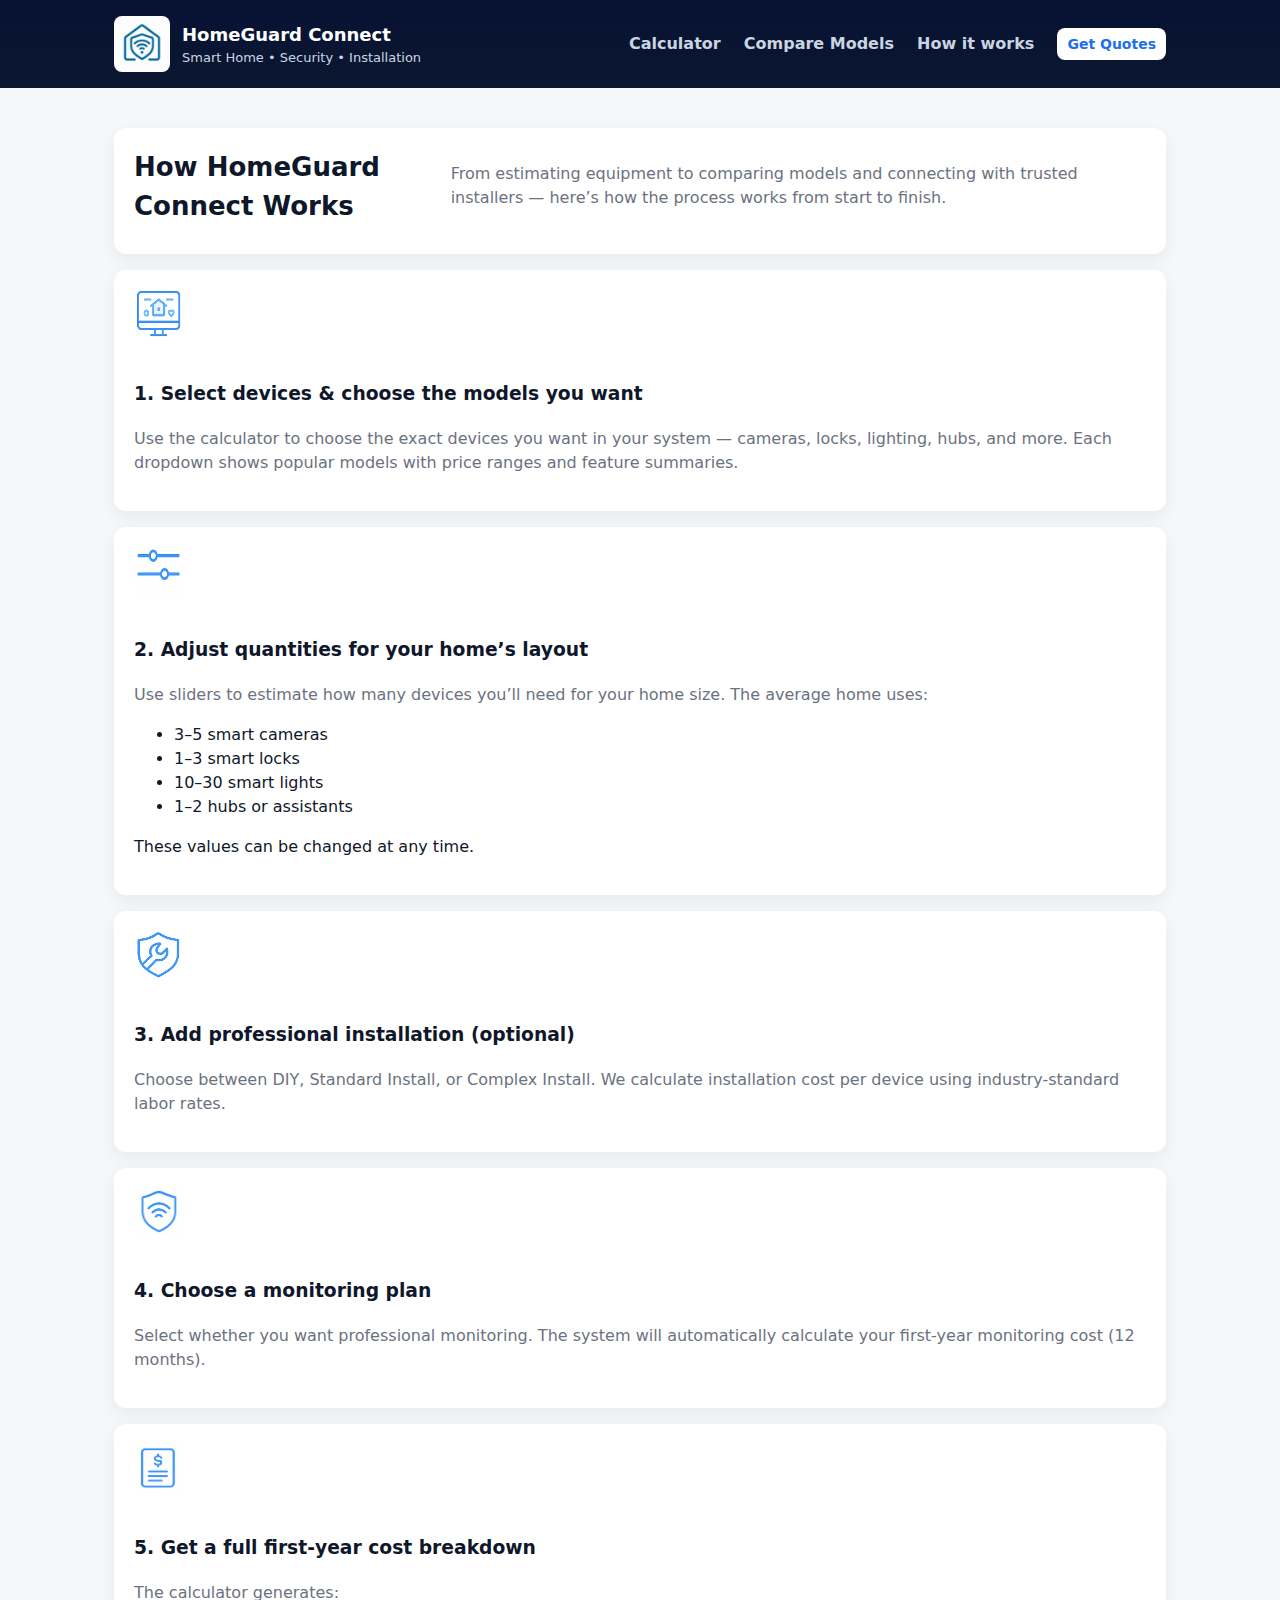
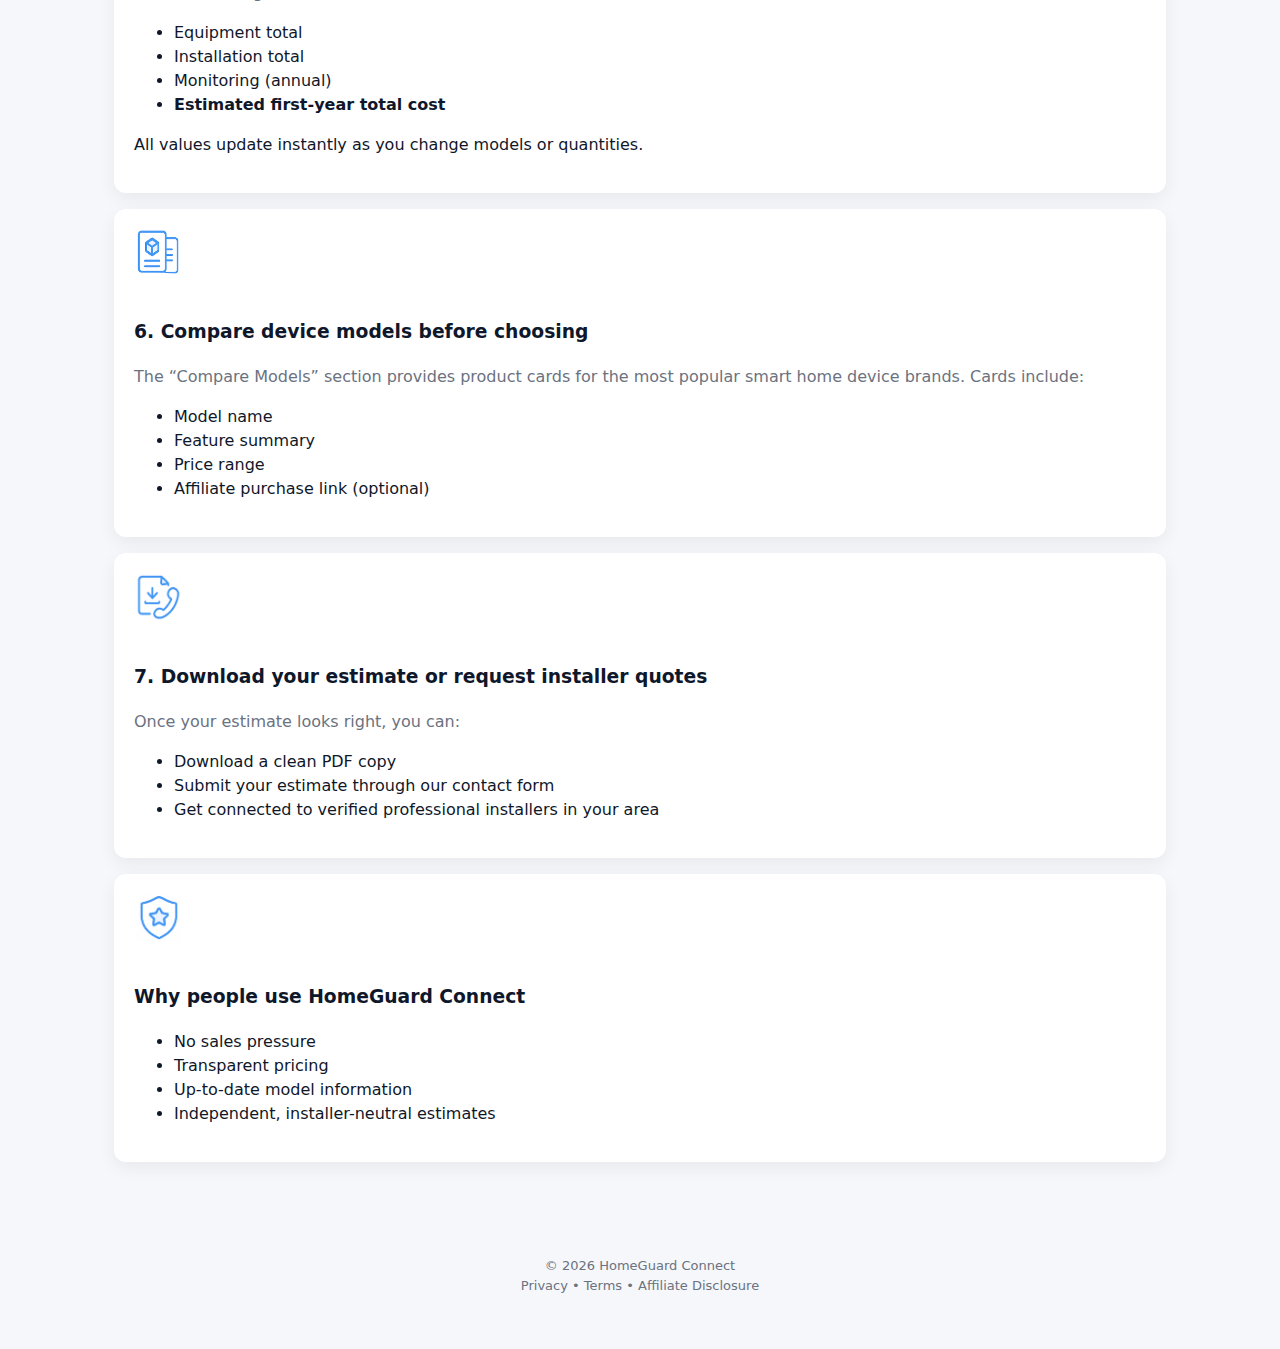
<file: how-it-works.html>
<!doctype html>
<html lang="en">
<head>
  <meta charset="utf-8" />
  <meta name="viewport" content="width=device-width,initial-scale=1" />
  <title>How It Works — HomeGuard Connect</title>
  <meta name="description" content="How HomeGuard Connect helps you estimate smart home and security system costs in minutes."/>
  <link rel="icon" href="/images/favicon.ico" />
  <link rel="stylesheet" href="styles.css">
</head>

<body>
  <header class="site-header">
    <div class="wrap header-inner">
      <div class="brand">
        <img src="/images/HGC-FAV.png" alt="HomeGuard Connect logo" class="logo" />
        <div class="brand-text">
          <h1>HomeGuard Connect</h1>
          <p class="tag">Smart Home • Security • Installation</p>
        </div>
      </div>

      <nav class="top-nav">
        <a href="index.html#calculator">Calculator</a>
        <a href="index.html#compare">Compare Models</a>
        <a class="active" href="how-it-works.html">How it works</a>
        <a class="btn small" href="index.html#contact">Get Quotes</a>
      </nav>
    </div>
  </header>

  <main class="wrap main">

    <!-- Hero -->
    <section class="hero card">
      <h2>How HomeGuard Connect Works</h2>
      <p class="lead">From estimating equipment to comparing models and connecting with trusted installers — here’s how the process works from start to finish.</p>
    </section>

    <!-- Step-by-step -->
    <section class="card">
        <img src="/images/1.gif" class="icon-step" alt="">
      <h3>1. Select devices & choose the models you want</h3>
      <p class="muted">
        Use the calculator to choose the exact devices you want in your system — cameras, locks, lighting, hubs, and more.
        Each dropdown shows popular models with price ranges and feature summaries.
      </p>
    </section>

    <section class="card">
          <img src="/images/2.gif" class="icon-step" alt="">
      <h3>2. Adjust quantities for your home’s layout</h3>
      <p class="muted">
        Use sliders to estimate how many devices you’ll need for your home size.
        The average home uses:
        <ul>
          <li>3–5 smart cameras</li>
          <li>1–3 smart locks</li>
          <li>10–30 smart lights</li>
          <li>1–2 hubs or assistants</li>
        </ul>
        These values can be changed at any time.
      </p>
    </section>

    <section class="card">
          <img src="/images/3.gif" class="icon-step" alt="">
      <h3>3. Add professional installation (optional)</h3>
      <p class="muted">
        Choose between DIY, Standard Install, or Complex Install.  
        We calculate installation cost per device using industry-standard labor rates.
      </p>
    </section>

    <section class="card">
          <img src="/images/4.gif" class="icon-step" alt="">
      <h3>4. Choose a monitoring plan</h3>
      <p class="muted">
        Select whether you want professional monitoring.  
        The system will automatically calculate your first-year monitoring cost (12 months).
      </p>
    </section>

    <section class="card">
          <img src="/images/5.gif" class="icon-step" alt="">
      <h3>5. Get a full first-year cost breakdown</h3>
      <p class="muted">
        The calculator generates:
        <ul>
          <li>Equipment total</li>
          <li>Installation total</li>
          <li>Monitoring (annual)</li>
          <li><strong>Estimated first-year total cost</strong></li>
        </ul>
        All values update instantly as you change models or quantities.
      </p>
    </section>

    <section class="card">
          <img src="/images/6.gif" class="icon-step" alt="">
      <h3>6. Compare device models before choosing</h3>
      <p class="muted">
        The “Compare Models” section provides product cards for the most popular smart home device brands.
        Cards include:
        <ul>
          <li>Model name</li>
          <li>Feature summary</li>
          <li>Price range</li>
          <li>Affiliate purchase link (optional)</li>
        </ul>
      </p>
    </section>

    <section class="card">
          <img src="/images/7.gif" class="icon-step" alt="">
      <h3>7. Download your estimate or request installer quotes</h3>
      <p class="muted">
        Once your estimate looks right, you can:
        <ul>
          <li>Download a clean PDF copy</li>
          <li>Submit your estimate through our contact form</li>
          <li>Get connected to verified professional installers in your area</li>
        </ul>
      </p>
    </section>

    <!-- Why trust -->
    <section class="card">
          <img src="/images/8.gif" class="icon-step" alt="">
      <h3>Why people use HomeGuard Connect</h3>
      <p class="muted">
        <ul>
          <li>No sales pressure</li>
          <li>Transparent pricing</li>
          <li>Up-to-date model information</li>
          <li>Independent, installer-neutral estimates</li>
        </ul>
      </p>
    </section>

  </main>

  <footer class="site-footer">
    <div class="wrap">
      <div>© <span id="year"></span> HomeGuard Connect</div>
      <div class="muted">Privacy • Terms • Affiliate Disclosure</div>
    </div>
  </footer>

  <script>
    document.getElementById("year").textContent = new Date().getFullYear();
  </script>
</body>
</html>
</file>
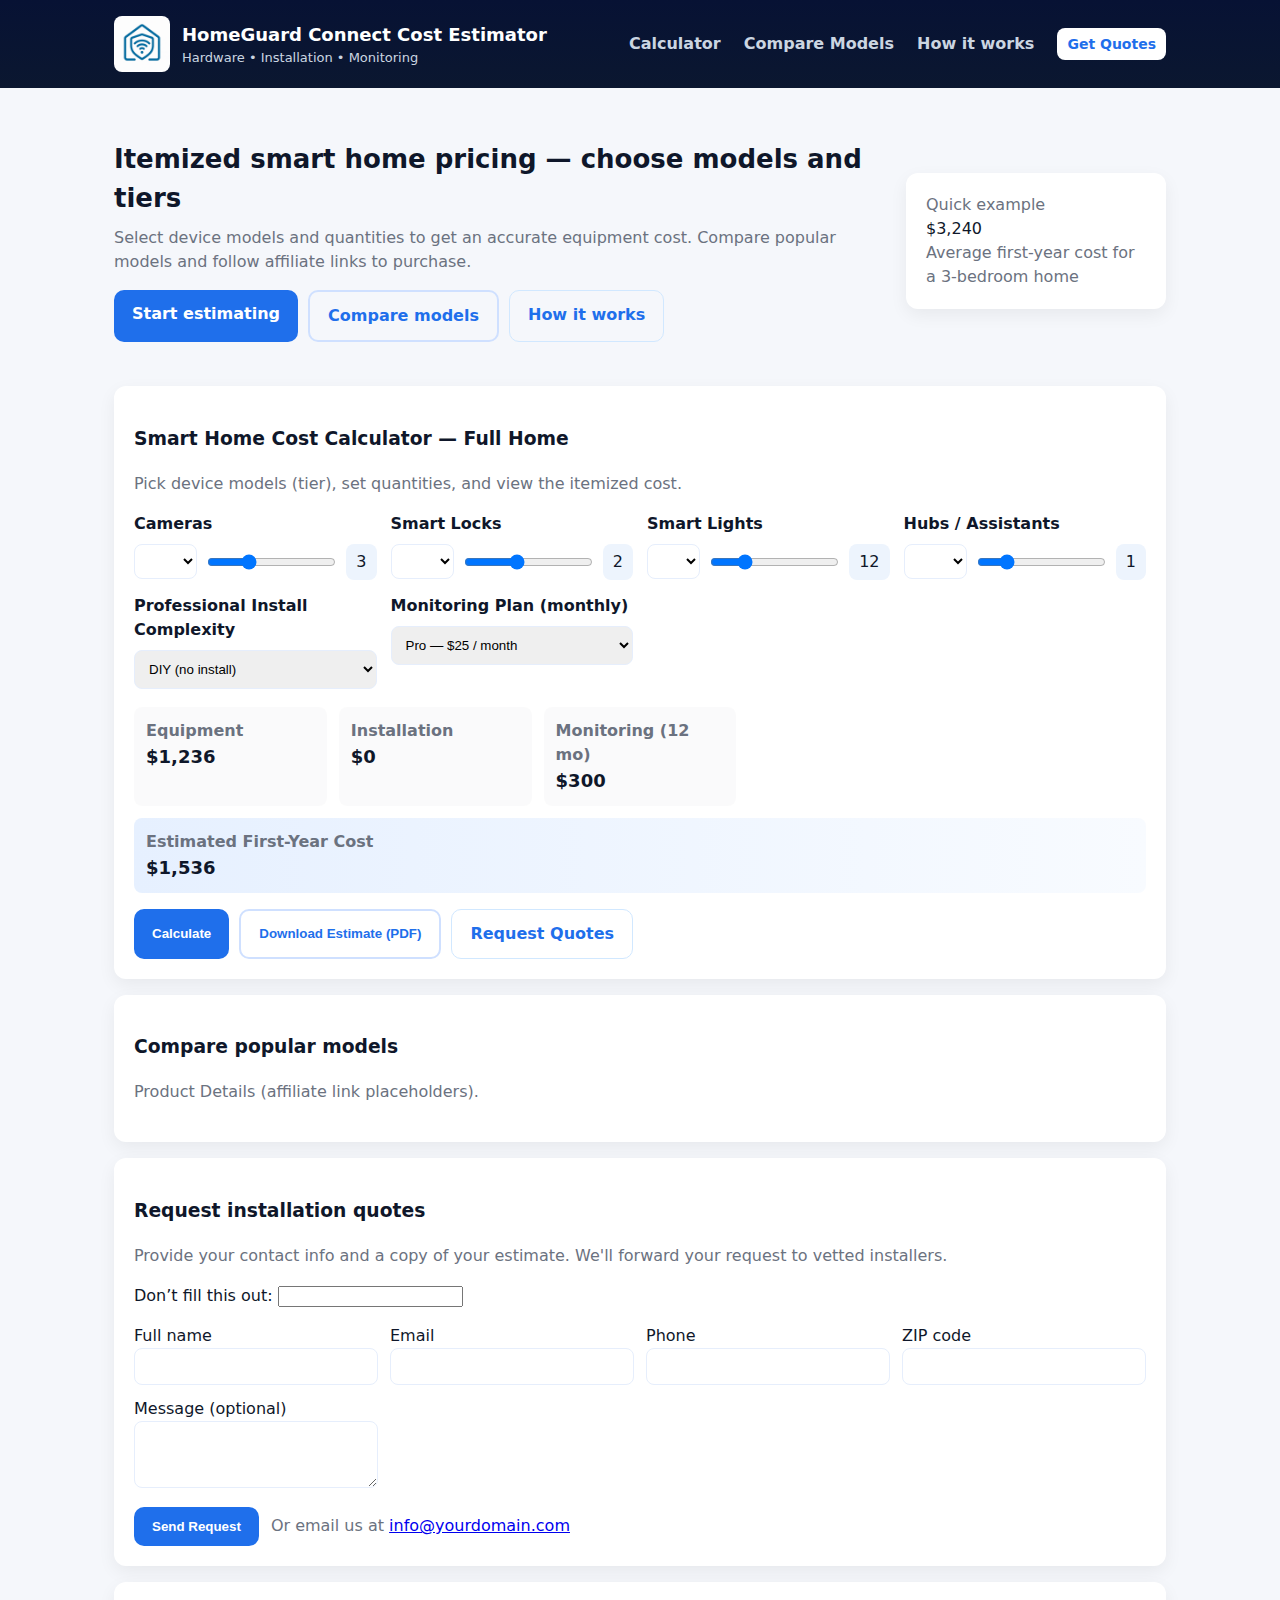
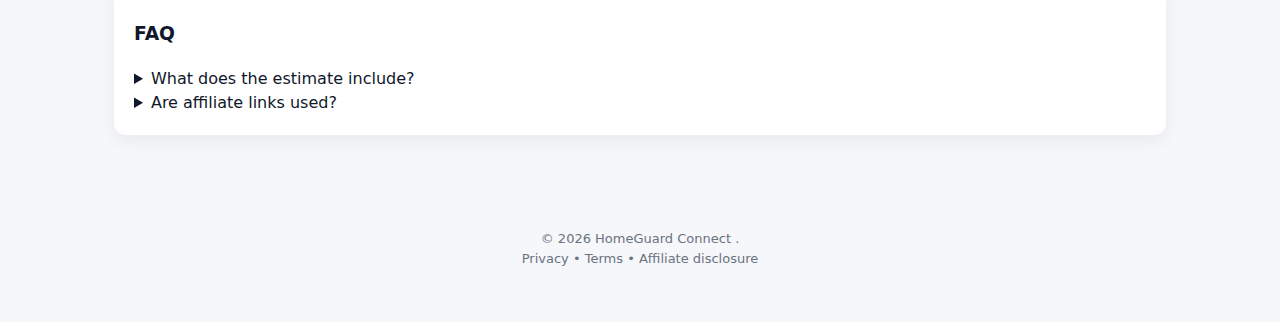
<file: xndex.html>
<!doctype html>
<html lang="en">
<head>
  <meta charset="utf-8" />
  <meta name="viewport" content="width=device-width,initial-scale=1" />
  <title>HomeGuard Connect Cost Estimator — Secure Home</title>
  <meta name="description" content="Estimate full-home smart home & security system costs — equipment, professional installation, and monitoring. Get an itemized estimate and request quotes."/>
  <link rel="icon" href="/images/favicon.ico" />

  <!-- OpenGraph -->
  <meta property="og:title" content="Smart Home Cost Estimator — Secure Home" />
  <meta property="og:description" content="Estimate full-home smart home & security system costs — itemized by model & tier." />
  <meta property="og:url" content="https://yourdomain.com/" />
  <meta property="og:type" content="website" />

  <!-- Schema (basic) -->
  <script type="application/ld+json">
  {
    "@context":"https://schema.org",
    "@type":"WebSite",
    "name":"HomeGuard Connect  Cost Estimator",
    "url":"https://yourdomain.com/"
  }
  </script>

  <link rel="stylesheet" href="styles.css">
</head>
<body>
  <header class="site-header">
    <div class="wrap header-inner">
      <div class="brand">
        <img src="/images/HGC-FAV.png" alt="Your brand logo" class="logo" />
        <div class="brand-text">
          <h1>HomeGuard Connect Cost Estimator</h1>
          <p class="tag">Hardware • Installation • Monitoring</p>
        </div>
      </div>
      <nav class="top-nav">
        <a href="#calculator">Calculator</a>
        <a href="#compare">Compare Models</a>
        <a href="/how-it-works.html">How it works</a>
        <a class="btn small" href="#contact">Get Quotes</a>
      </nav>
    </div>
  </header>

  <main class="wrap main">
    <section id="hero" class="hero">
      <div class="hero-left">
        <h2>Itemized smart home pricing — choose models and tiers</h2>
        <p class="lead">Select device models and quantities to get an accurate equipment cost. Compare popular models and follow affiliate links to purchase.</p>
       <div class="hero-ctas">
  <a class="btn" href="#calculator">Start estimating</a>
  <a class="btn ghost" href="#compare">Compare models</a>
  <a class="btn outline" href="/how-it-works.html">How it works</a>
</div>

      </div>
      <div class="hero-right">
        <div class="card summary-card">
          <div class="muted">Quick example</div>
          <div class="large" id="example-avg">$3,240</div>
          <div class="muted">Average first-year cost for a 3-bedroom home</div>
        </div>
      </div>
    </section>

    <!-- Calculator with model selectors -->
    <section id="calculator" class="card">
      <h3>Smart Home Cost Calculator — Full Home</h3>
      <p class="muted">Pick device models (tier), set quantities, and view the itemized cost.</p>

      <div class="grid">

        <!-- Cameras -->
        <div class="control">
          <label>Cameras</label>
          <div class="inline-row">
            <select id="cameraModel" onchange="updateModelLabel('camera')"></select>
            <input id="cameras" type="range" min="0" max="10" value="3" oninput="updateLabel('cameras')">
            <div id="cameras-val" class="pill">3</div>
          </div>
          <div class="muted small" id="camera-desc"></div>
        </div>

        <!-- Smart Locks -->
        <div class="control">
          <label>Smart Locks</label>
          <div class="inline-row">
            <select id="lockModel" onchange="updateModelLabel('lock')"></select>
            <input id="locks" type="range" min="0" max="5" value="2" oninput="updateLabel('locks')">
            <div id="locks-val" class="pill">2</div>
          </div>
          <div class="muted small" id="lock-desc"></div>
        </div>

        <!-- Smart Lights -->
        <div class="control">
          <label>Smart Lights</label>
          <div class="inline-row">
            <select id="lightModel" onchange="updateModelLabel('light')"></select>
            <input id="lights" type="range" min="0" max="50" value="12" oninput="updateLabel('lights')">
            <div id="lights-val" class="pill">12</div>
          </div>
          <div class="muted small" id="light-desc"></div>
        </div>

        <!-- Hubs -->
        <div class="control">
          <label>Hubs / Assistants</label>
          <div class="inline-row">
            <select id="hubModel" onchange="updateModelLabel('hub')"></select>
            <input id="hubs" type="range" min="0" max="5" value="1" oninput="updateLabel('hubs')">
            <div id="hubs-val" class="pill">1</div>
          </div>
          <div class="muted small" id="hub-desc"></div>
        </div>

        <div class="control">
          <label>Professional Install Complexity</label>
          <select id="installLevel">
            <option value="0">DIY (no install)</option>
            <option value="75">Standard — per device $75</option>
            <option value="120">Complex — per device $120</option>
          </select>
        </div>

        <div class="control">
          <label>Monitoring Plan (monthly)</label>
          <select id="monitorPlan">
            <option value="0">No monitoring</option>
            <option value="15">Basic — $15 / month</option>
            <option value="25" selected>Pro — $25 / month</option>
            <option value="45">Premium — $45 / month</option>
          </select>
        </div>

      </div><!-- grid -->

      <div class="results-grid">
        <div class="result">
          <div class="label muted">Equipment</div>
          <div class="value" id="equip">$0</div>
        </div>
        <div class="result">
          <div class="label muted">Installation</div>
          <div class="value" id="install">$0</div>
        </div>
        <div class="result">
          <div class="label muted">Monitoring (12 mo)</div>
          <div class="value" id="monitor">$0</div>
        </div>
        <div class="result total">
          <div class="label muted">Estimated First-Year Cost</div>
          <div class="value large" id="total">$0</div>
        </div>
      </div>

      <div class="button-row">
        <button id="calcBtn" class="btn" onclick="calculate()">Calculate</button>
        <button id="downloadBtn" class="btn ghost" onclick="downloadEstimate()">Download Estimate (PDF)</button>
        <a class="btn outline" href="#contact">Request Quotes</a>
      </div>
    </section>

    <!-- Comparison cards with affiliate links -->
    <section id="compare" class="card">
      <h3>Compare popular models</h3>
      <p class="muted">Product Details (affiliate link placeholders).</p>

      <div id="compare-grid" class="results-grid">
        <!-- cards are populated by script.js using the same DB -->
      </div>

      
    </section>

    <!-- Contact / Lead form (Netlify Forms) -->
    <section id="contact" class="card">
      <h3>Request installation quotes</h3>
      <p class="muted">Provide your contact info and a copy of your estimate. We'll forward your request to vetted installers.</p>

      <form name="lead" id="leadForm" method="POST" data-netlify="true" netlify-honeypot="bot-field">
        <input type="hidden" name="form-name" value="lead">
        <input type="hidden" name="estimate" id="estimateInput" value="">

        <p class="hidden"><label>Don’t fill this out: <input name="bot-field"></label></p>

        <div class="form-grid">
          <label>
            Full name
            <input type="text" name="name" required>
          </label>

          <label>
            Email
            <input type="email" name="email" required>
          </label>

          <label>
            Phone
            <input type="tel" name="phone">
          </label>

          <label>
            ZIP code
            <input type="text" name="zip" inputmode="numeric">
          </label>

          <label>
            Message (optional)
            <textarea name="message" rows="3"></textarea>
          </label>
        </div>

        <div class="form-actions">
          <button type="submit" class="btn">Send Request</button>
          <div class="muted">Or email us at <a href="mailto:info@yourdomain.com">info@yourdomain.com</a></div>
        </div>
      </form>

      <div id="formSuccess" class="notice" style="display:none;">Thanks — your request has been submitted. We’ll contact you soon.</div>
    </section>

    <!-- FAQ -->
    <section id="faq" class="card">
      <h3>FAQ</h3>
      <details><summary>What does the estimate include?</summary><p>Equipment (selected models) + professional installation (if selected) + 12 months monitoring. Taxes, permits, or special wiring may add to costs.</p></details>
      <details><summary>Are affiliate links used?</summary><p>Yes — links to retailers may be affiliate links and we receive a small commission at no added cost to you.</p></details>
    </section>

  </main>

  <footer class="site-footer">
    <div class="wrap">
      <div>© <span id="year"></span> HomeGuard Connect .</div>
      <div class="muted">Privacy • Terms • Affiliate disclosure</div>
    </div>
  </footer>

  <script src="script.js"></script>
</body>
</html>
</file>
<file: styles.css>
:root{
  --bg:#f5f7fb;
  --card:#ffffff;
  --muted:#6b7280;
  --brand:#1f6feb;
  --accent:#0f172a;
  --radius:12px;
}

*{box-sizing:border-box}
body{margin:0;background:var(--bg);color:var(--accent);font-family:Inter,system-ui,-apple-system,'Segoe UI',Roboto,Helvetica,Arial;line-height:1.5}
.wrap{max-width:1100px;margin:0 auto;padding:24px}

/* Header */
.site-header{background:linear-gradient(180deg,#071234 0%, #0b1730 100%);color:#fff}
.header-inner{display:flex;align-items:center;justify-content:space-between;padding:16px 24px}
.brand{display:flex;align-items:center;gap:12px}
.logo{height:56px;width:56px;background:#fff;border-radius:8px;object-fit:cover}
.brand-text h1{margin:0;font-size:18px}
.tag{margin:0;color:#cbd5e1;font-size:13px}
.top-nav a{color:#cbd5e1;margin-left:18px;text-decoration:none;font-weight:600}
.top-nav .btn.small{background:#fff;color:var(--brand);padding:8px 10px;border-radius:8px}

/* Hero */
.hero{display:flex;gap:24px;align-items:center;padding:28px 0}
.hero-left{flex:1}
.hero-right{width:260px}
.hero h2{margin:0 0 8px;font-size:26px}
.lead{color:var(--muted);margin-top:6px}
.hero-ctas{margin-top:14px;display:flex;gap:10px}
.btn{background:var(--brand);color:white;padding:12px 18px;border-radius:10px;text-decoration:none;border:none;cursor:pointer;font-weight:700}
.btn.ghost{background:transparent;border:2px solid rgba(31,111,235,0.12);color:var(--brand)}
.btn.outline{background:transparent;border:1px solid #dbeafe;color:var(--brand)}

/* Cards */
.card{background:var(--card);border-radius:var(--radius);padding:20px;margin:16px 0;box-shadow:0 6px 18px rgba(2,6,23,0.06)}
.muted{color:var(--muted);}
.small{font-size:12px}
.pill{background:rgba(31,111,235,0.08);padding:6px 10px;border-radius:8px}
.card.recommended {
  transform: scale(1.08);
  border: 3px solid #3ab65c;
  box-shadow: 0 6px 24px rgba(0, 0, 0, 0.18);
  transition: transform 0.3s, border 0.3s;
}

.badge-recommended {
  position: absolute;
  top: -10px;
  right: -10px;
  background-color: #3ab65c;
  color: #fff;
  padding: 5px 10px;
  border-radius: 6px;
  font-weight: bold;
}


/* Grid for controls */
.grid{display:grid;grid-template-columns:repeat(auto-fit,minmax(240px,1fr));gap:14px;margin-top:12px}
.control label{display:block;font-weight:700;margin-bottom:8px}
.row{display:flex;align-items:center;justify-content:space-between;margin-top:6px}

/* Results grid */
.results-grid{display:grid;grid-template-columns:repeat(auto-fit,minmax(160px,1fr));gap:12px;margin-top:18px}
.result{background:rgba(15,23,42,0.02);padding:12px;border-radius:8px}
.result .label{font-weight:700;color:var(--muted)}
.result .value{font-size:18px;font-weight:800}
.result.total{grid-column:1/-1;background:linear-gradient(90deg,#e6f0ff,#f8fbff)}

/* Buttons */
.button-row{display:flex;gap:10px;margin-top:16px;flex-wrap:wrap}
.btn.ghost{background:transparent;border:2px solid #cfe0ff;color:var(--brand)}
.btn.outline{background:transparent;border:1px solid #d1e8ff;color:var(--brand)}

/* Form */
.form-grid{display:grid;grid-template-columns:repeat(auto-fit,minmax(220px,1fr));gap:12px}
input[type="text"],input[type="email"],input[type="tel"],textarea,select{width:100%;padding:10px;border-radius:8px;border:1px solid #e6eefc}
.form-actions{display:flex;align-items:center;gap:12px;margin-top:12px}
.notice{padding:12px;background:#ecfdf5;border-left:4px solid #10b981;border-radius:8px;margin-top:12px}

/* Footer */
.site-footer{padding:30px 0;background:transparent;color:var(--muted);font-size:13px;text-align:center}

/* Responsive */
@media (max-width:760px){
  .header-inner{flex-direction:column;gap:12px}
  .hero{flex-direction:column}
  .hero-right{width:100%}
}
.inline-row{display:flex;gap:8px;align-items:center}
.inline-row select{padding:8px;border-radius:8px;border:1px solid #e6eefc;background:white}
.btn.small{padding:8px 10px;font-size:14px}
.btn.outline.small{padding:6px 8px}

.icon-step {
  width: 48px;
  height: 48px;
  margin-bottom: 1rem;
  opacity: 0.9;
}
</file>
